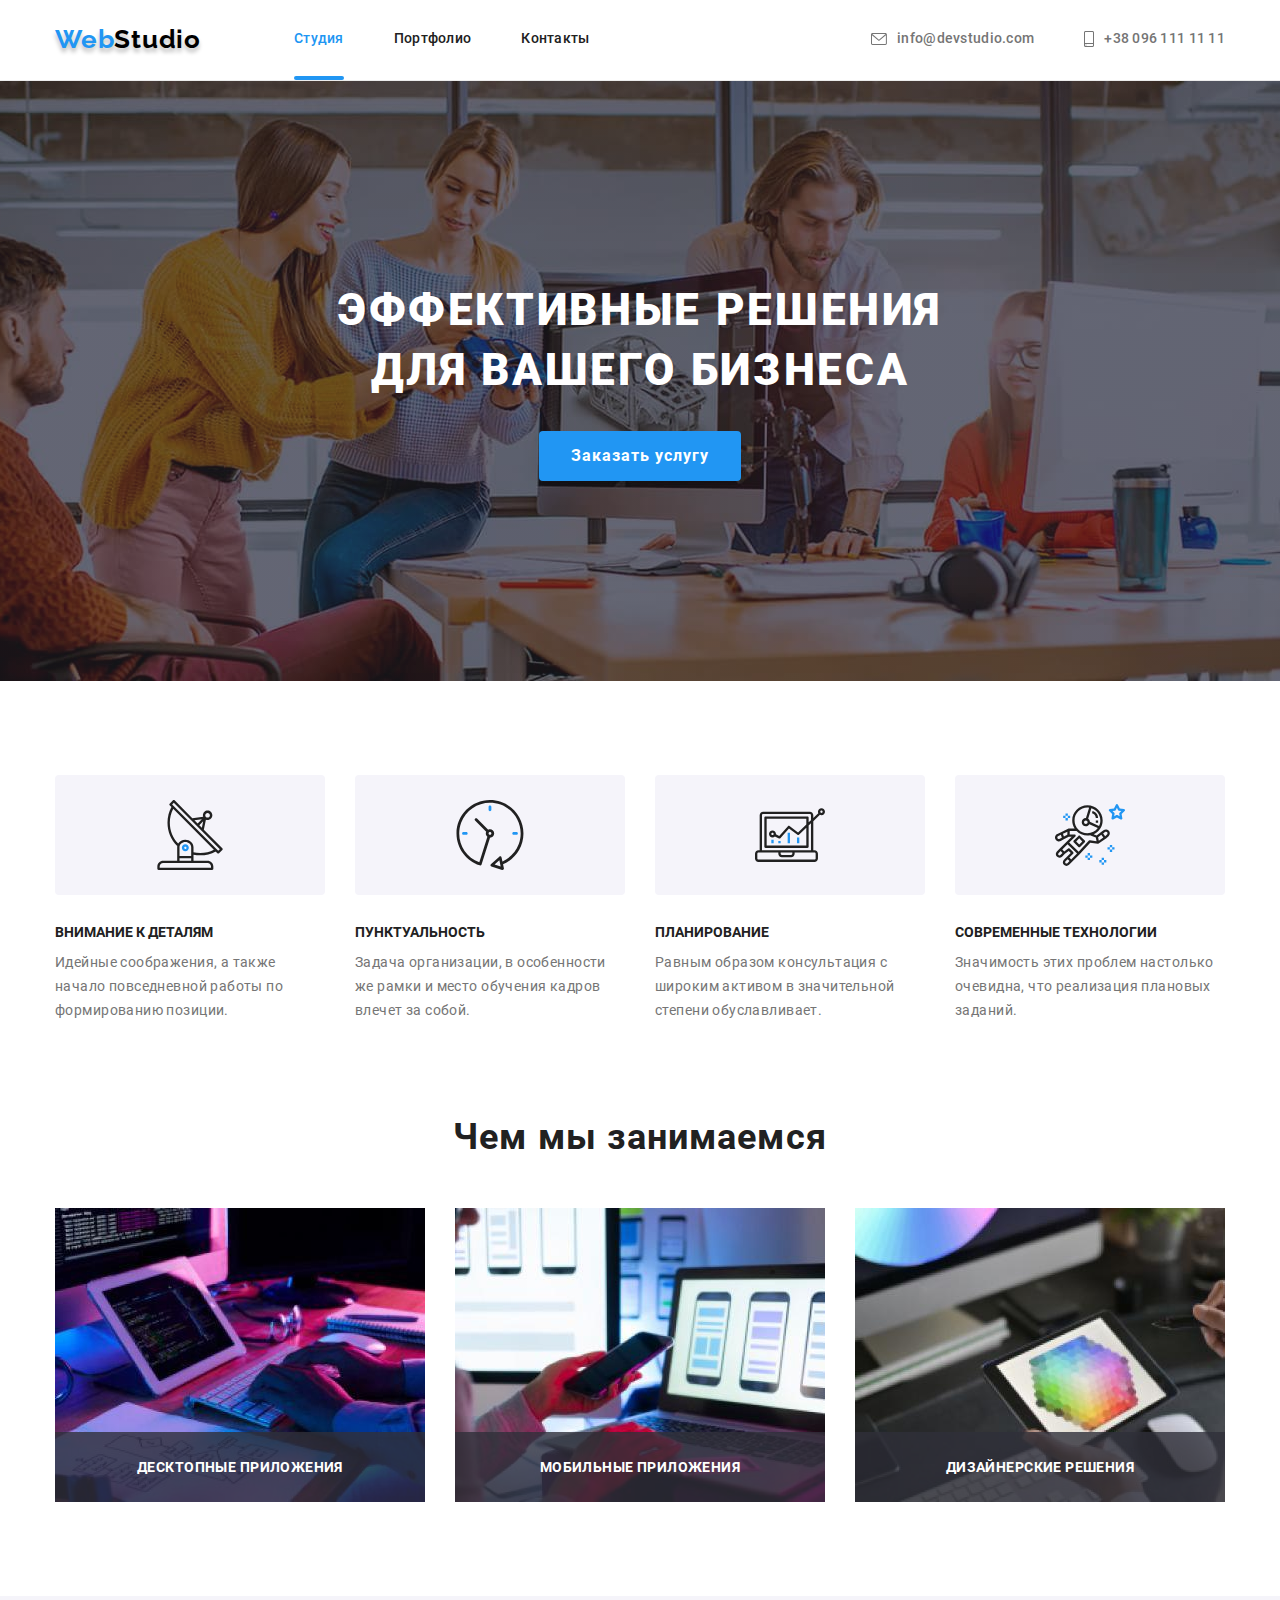
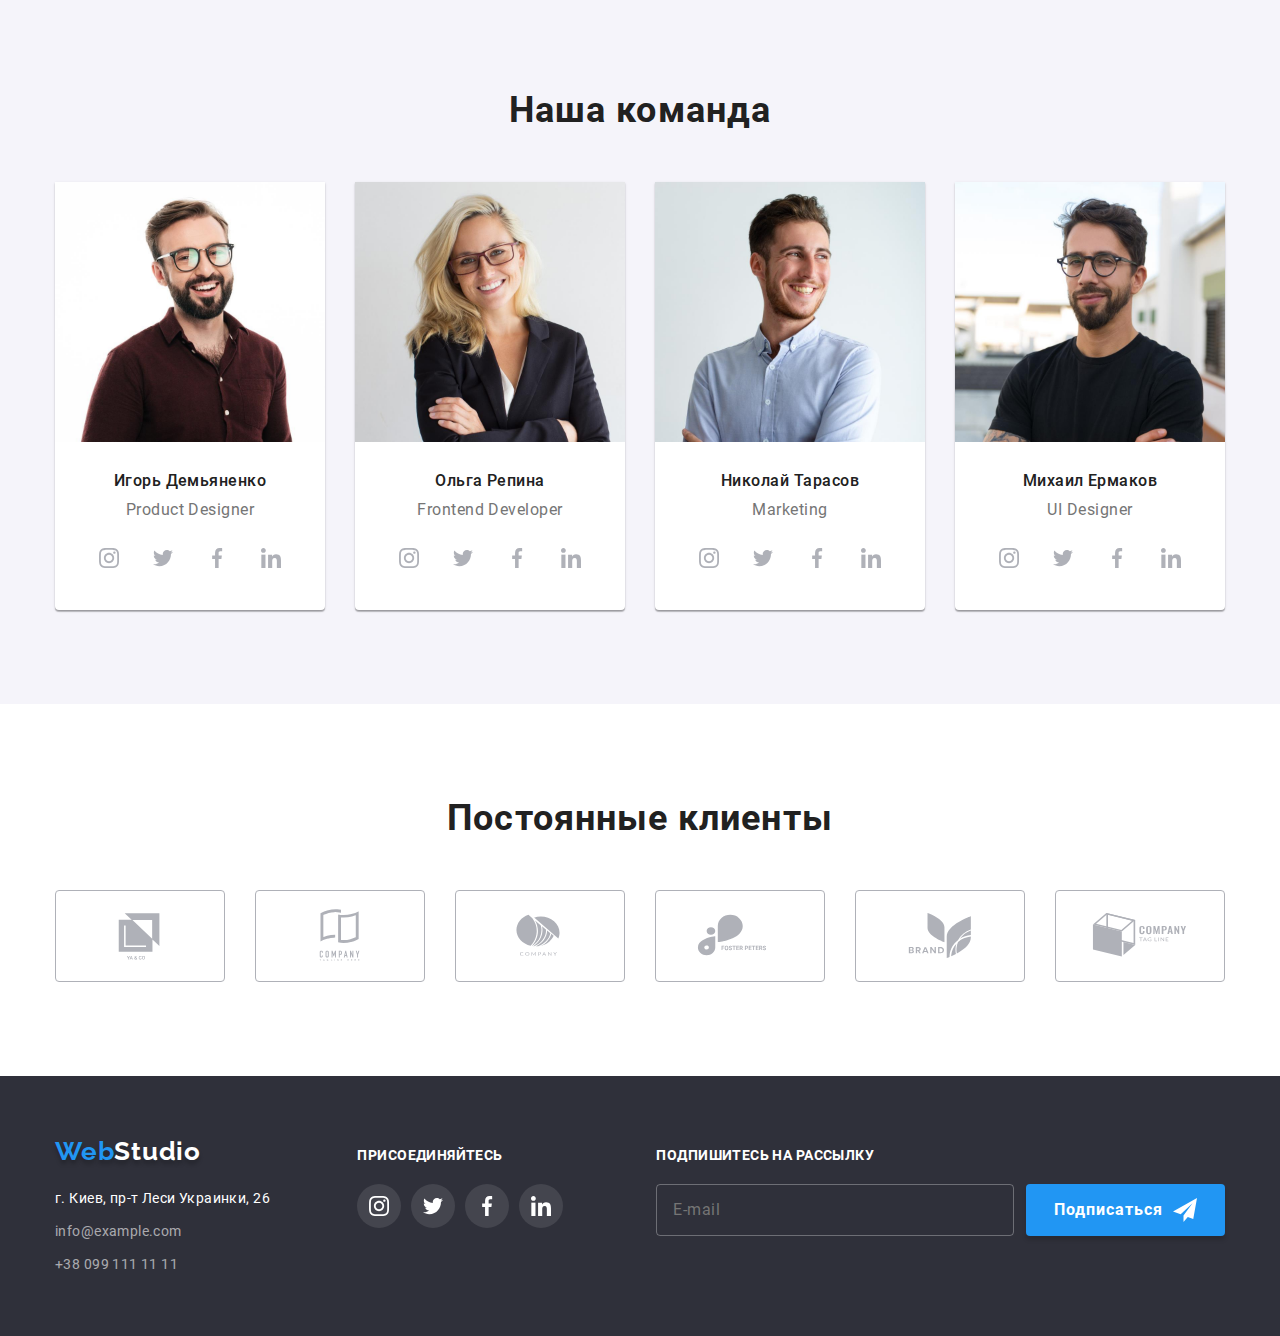
<file: index.html>
<!DOCTYPE html>
<html lang="ru">
  <head>
    <meta charset="UTF-8" />
    <meta http-equiv="X-UA-Compatible" content="IE=edge" />
    <meta name="viewport" content="width=device-width, initial-scale=1.0" />
    <title>Document</title>
    <link rel="preconnect" href="https://fonts.googleapis.com" />
    <link rel="preconnect" href="https://fonts.gstatic.com" crossorigin />
    <link
      rel="stylesheet"
      href="https://cdnjs.cloudflare.com/ajax/libs/animate.css/4.1.1/animate.min.css"
    />
    <link rel="stylesheet" href="./css/main.min.css"/>
  </head>

  <body>
    <!--Верхняя линия-->
    <header class="header">
      <div class="container header__container">
        <a lang="en" href="index.html" class="logo logo__header"
          ><span class="logo__blue">Web</span>Studio</a
        >
        <nav class="nav">
          <ul class="nav__list">
            <li class="nav__item">
              <a class="nav__link nav__link--current" href="index.html"
                >Студия</a
              >
            </li>
            <li class="nav__item">
              <a class="nav__link" href="portfolio.html">Портфолио</a>
            </li>
            <li class="nav__item">
              <a class="nav__link" href="">Контакты</a>
            </li>
          </ul>
        </nav>

        <ul class="contacts">
          <li class="contacts__item">
            <a class="contacts__link" href="mailto:info@devstudio.com">
              <svg class="contacts__icon" width="16" height="12">
                <use href="./images/icons.svg#icon-mail"></use>
              </svg>
              info@devstudio.com
            </a>
          </li>
          <li class="contacts__item">
            <a class="contacts__link" href="tel:+380961111111">
              <svg class="contacts__icon" width="10" height="16">
                <use href="./images/icons.svg#icon-smartphone"></use>
              </svg>
              +38 096 111 11 11
            </a>
          </li>
        </ul>
      </div>
    </header>

    <!-- герой -->
    <main>
      <!--Шапка-->
      <section class="hero">
        <div class="container">
          <h1 class="hero__title">Эффективные решения для вашего бизнеса</h1>
          <button type="button" class="hero__button" data-modal-open>
            Заказать услугу
          </button>
        </div>
      </section>

      <!--Особености-->
      <section class="section">
        <div class="container">
          <h2 class="visually-hidden">Особености</h2>
          <ul class="features">
            <li class="features__item">
              <div class="features__box">
                <svg width="70" height="70">
                  <use href="./images/icons.svg#icon-antenna"></use>
                </svg>
              </div>
              <h3 class="features__title">Внимание к деталям</h3>
              <p class="features__descr">
                Идейные соображения, а также начало повседневной работы по
                формированию позиции.
              </p>
            </li>
            <li class="features__item">
              <div class="features__box">
                <svg width="70" height="70">
                  <use href="./images/icons.svg#icon-clock"></use>
                </svg>
              </div>
              <h3 class="features__title">Пунктуальность</h3>
              <p class="features__descr">
                Задача организации, в особенности же рамки и место обучения
                кадров влечет за собой.
              </p>
            </li>
            <li class="features__item">
              <div class="features__box">
                <svg width="70" height="70">
                  <use href="./images/icons.svg#icon-diagram"></use>
                </svg>
              </div>
              <h3 class="features__title">Планирование</h3>
              <p class="features__descr">
                Равным образом консультация с широким активом в значительной
                степени обуславливает.
              </p>
            </li>
            <li class="features__item icon-astronaut">
              <div class="features__box">   
                <svg width="70" height="70">
                  <use href="./images/icons.svg#icon-astronaut"></use>
                </svg>
              </div>
              <h3 class="features__title">Современные технологии</h3>
              <p class="features__descr">
                Значимость этих проблем настолько очевидна, что реализация
                плановых заданий.
              </p>
            </li>
          </ul>
        </div>
      </section>

      <!--Чем мы занимаемся-->
      <section class="section section--no-padding-top">
        <div class="container">
          <h2 class="section__title">Чем мы занимаемся</h2>
          <ul class="work">
            <li class="work__item">
              <img
                src=" ./images/box1.jpg"
                alt="чем-то занимаються"
                width="370"
                height="294"
              />
              <p class="work__descr">Десктопные приложения</p>
            </li>
            <li class="work__item">
              <img
                src="./images/box2.jpg"
                alt="чем-то занимаються"
                width="370"
                height="294"
              />
              <p class="work__descr">Мобильные приложения</p>
            </li>
            <li class="work__item">
              <img
                src="./images/box3.jpg"
                alt="чем-то занимаються"
                width="370"
                height="294"
              />
              <p class="work__descr">Дизайнерские решения</p>
            </li>
          </ul>
        </div>
      </section>

      <!--Наша команда-->
      <section class="section section--second-background">
        <div class="container">
          <h2 class="section__title">Наша команда</h2>
          <ul class="team">
            <li class="team__item">
              <img
                src="./images/imgid.jpg"
                alt="фото:Игорь Демьяненко"
                width="270"
                height="260"
              />
              <div class="team__box">
                <h3 class="team__title">Игорь Демьяненко</h3>
                <p lang="en" class="team__descr">Product Designer</p>
                <ul class="social">
                  <li class="social__item">
                    <a class="social__link" href="">
                      <svg class="social__icon" width="20" height="20">
                        <use href="./images/icons.svg#icon-instagram"></use>
                      </svg>
                    </a>
                  </li>
                  <li class="social__item">
                    <a class="social__link" href="">
                      <svg class="social__icon" width="20" height="20">
                        <use href="./images/icons.svg#icon-twitter"></use>
                      </svg>
                    </a>
                  </li>
                  <li class="social__item">
                    <a class="social__link" href="">
                      <svg class="social__icon" width="20" height="20">
                        <use href="./images/icons.svg#icon-facebook"></use>
                      </svg>
                    </a>
                  </li>
                  <li class="social__item">
                    <a class="social__link" href="">
                      <svg class="social__icon" width="20" height="20">
                        <use href="./images/icons.svg#icon-linkedin"></use>
                      </svg>
                    </a>
                  </li>
                </ul>
              </div>
            </li>

            <li class="team__item">
              <img
                src="./images/imgor.jpg"
                alt="фото:Ольга Репина"
                width="270"
                height="260"
              />
              <div class="team__box">
                <h3 class="team__title">Ольга Репина</h3>
                <p lang="en" class="team__descr">Frontend Developer</p>
                <ul class="social">
                  <li class="social__item">
                    <a class="social__link" href="">
                      <svg class="social__icon" width="20" height="20">
                        <use href="./images/icons.svg#icon-instagram"></use>
                      </svg>
                    </a>
                  </li>
                  <li class="social__item">
                    <a class="social__link" href="">
                      <svg class="social__icon" width="20" height="20">
                        <use href="./images/icons.svg#icon-twitter"></use>
                      </svg>
                    </a>
                  </li>
                  <li class="social__item">
                    <a class="social__link" href="">
                      <svg class="social__icon" width="20" height="20">
                        <use href="./images/icons.svg#icon-facebook"></use>
                      </svg>
                    </a>
                  </li>
                  <li class="social__item">
                    <a class="social__link" href="">
                      <svg class="social__icon" width="20" height="20">
                        <use href="./images/icons.svg#icon-linkedin"></use>
                      </svg>
                    </a>
                  </li>
                </ul>
              </div>
            </li>

            <li class="team__item">
              <img
                src="./images/imgnt.jpg"
                alt="фото:Николай Тарасов"
                width="270"
                height="260"
              />
              <div class="team__box">
                <h3 class="team__title">Николай Тарасов</h3>
                <p lang="en" class="team__descr">Marketing</p>
                <ul class="social">
                  <li class="social__item">
                    <a class="social__link" href="">
                      <svg class="social__icon" width="20" height="20">
                        <use href="./images/icons.svg#icon-instagram"></use>
                      </svg>
                    </a>
                  </li>
                  <li class="social__item">
                    <a class="social__link" href="">
                      <svg class="social__icon" width="20" height="20">
                        <use href="./images/icons.svg#icon-twitter"></use>
                      </svg>
                    </a>
                  </li>
                  <li class="social__item">
                    <a class="social__link" href="">
                      <svg class="social__icon" width="20" height="20">
                        <use href="./images/icons.svg#icon-facebook"></use>
                      </svg>
                    </a>
                  </li>
                  <li class="social__item">
                    <a class="social__link" href="">
                      <svg class="social__icon" width="20" height="20">
                        <use href="./images/icons.svg#icon-linkedin"></use>
                      </svg>
                    </a>
                  </li>
                </ul>
              </div>
            </li>

            <li class="team__item">
              <img
                src="./images/imgme.jpg"
                alt="фото:Михаил Ермаков"
                width="270"
                height="260"
              />
              <div class="team__box">
                <h3 class="team__title">Михаил Ермаков</h3>
                <p lang="en" class="team__descr">UI Designer</p>
                <ul class="social">
                  <li class="social__item">
                    <a class="social__link" href="">
                      <svg class="social__icon" width="20" height="20">
                        <use href="./images/icons.svg#icon-instagram"></use>
                      </svg>
                    </a>
                  </li>
                  <li class="social__item">
                    <a class="social__link" href="">
                      <svg class="social__icon" width="20" height="20">
                        <use href="./images/icons.svg#icon-twitter"></use>
                      </svg>
                    </a>
                  </li>
                  <li class="social__item">
                    <a class="social__link" href="">
                      <svg class="social__icon" width="20" height="20">
                        <use href="./images/icons.svg#icon-facebook"></use>
                      </svg>
                    </a>
                  </li>
                  <li class="social__item">
                    <a class="social__link" href="">
                      <svg class="social__icon" width="20" height="20">
                        <use href="./images/icons.svg#icon-linkedin"></use>
                      </svg>
                    </a>
                  </li>
                </ul>
              </div>
            </li>
          </ul>
        </div>
      </section>

      <!-- Клиенты -->

      <section class="section">
        <div class="container">
          <h2 class="section__title">Постоянные клиенты</h2>
          <ul class="client">
            <li class="client__item">
              <a class="client__link" href="">
                <svg width="106" height="60">
                  <use href="./images/icons.svg#icon-client1"></use>
                </svg>
              </a>
            </li>
            <li class="client__item">
              <a class="client__link" href="">
                <svg width="106" height="60">
                  <use href="./images/icons.svg#icon-client2"></use>
                </svg>
              </a>
            </li>
            <li class="client__item">
              <a class="client__link" href="">
                <svg width="106" height="60">
                  <use href="./images/icons.svg#icon-client3"></use>
                </svg>
              </a>
            </li>
            <li class="client__item">
              <a class="client__link" href="">
                <svg width="106" height="60">
                  <use href="./images/icons.svg#icon-client4"></use>
                </svg>
              </a>
            </li>
            <li class="client__item">
              <a class="client__link" href="">
                <svg width="106" height="60">
                  <use href="./images/icons.svg#icon-client5"></use>
                </svg>
              </a>
            </li>
            <li class="client__item">
              <a class="client__link" href="">
                <svg width="106" height="60">
                  <use href="./images/icons.svg#icon-client6"></use>
                </svg>
              </a>
            </li>
          </ul>
        </div>
      </section>
    </main>

    <!--Подвал-->
    <footer class="footer">
      <div class="container container--footer">
        <div class="footer__box">
          <a class="logo logo__footer" href="/"
            ><span class="logo__blue">Web</span>Studio</a
          >

          <address>
            <ul class="address">
              <li class="address__item">
                <a
                  class="address__map"
                  href="https://www.google.com/maps/place/%D0%B1%D1%83%D0%BB.+%D0%9B%D0%B5%D1%81%D0%B8+%D0%A3%D0%BA%D1%80%D0%B0%D0%B8%D0%BD%D0%BA%D0%B8,+26,+%D0%9A%D0%B8%D0%B5%D0%B2,+02000/@50.4265807,30.5361971,17z/data=!3m1!4b1!4m5!3m4!1s0x40d4cf0e033ecbe9:0x57a4dffefec77da0!8m2!3d50.4265807!4d30.5383858"
                >
                  г. Киев, пр-т Леси Украинки, 26</a
                >
              </li>
              <li class="address__item">
                <a class="address__link" href="mailto:info@example.com"
                  >info@example.com</a
                >
              </li>
              <li class="address__item">
                <a class="address__link" href="tel:+380991111111"
                  >+38 099 111 11 11</a
                >
              </li>
            </ul>
          </address>
        </div>

        <div class="footer__social">
          <h2 class="footer__title">Присоединяйтесь</h2>
          <ul class="social">
            <li class="social__item">
              <a class="social__link social__link--footer" href="">
                <svg
                  class="social__icon social__icon--footer"
                  width="20"
                  height="20"
                >
                  <use href="./images/icons.svg#icon-instagram"></use>
                </svg>
              </a>
            </li>
            <li class="social__item">
              <a class="social__link social__link--footer" href="">
                <svg
                  class="social__icon social__icon--footer"
                  width="20"
                  height="20"
                >
                  <use href="./images/icons.svg#icon-twitter"></use>
                </svg>
              </a>
            </li>
            <li class="social__item">
              <a class="social__link social__link--footer" href="">
                <svg
                  class="social__icon social__icon--footer"
                  width="20"
                  height="20"
                >
                  <use href="./images/icons.svg#icon-facebook"></use>
                </svg>
              </a>
            </li>
            <li class="social__item">
              <a class="social__link social__link--footer" href="">
                <svg
                  class="social__icon social__icon--footer"
                  width="20"
                  height="20"
                >
                  <use href="./images/icons.svg#icon-linkedin"></use>
                </svg>
              </a>
            </li>
          </ul>
        </div>

        <div class="subscrib">
          <h2 class="footer__title">Подпишитесь на рассылку</h2>
          <form class="js-speaker-form subscrib__block">
            <input
              class="subscrib__input"
              type="email"
              name="email"
              id="footer-email"
              placeholder="E-mail"
            />
            <button class="footer__button" type="submit">
              Подписаться
              <svg class="subscrib__icon" width="24" height="24">
                <use href="./images/icons.svg#icon-send"></use>
              </svg>
            </button>
          </form>
        </div>
      </div>
    </footer>

    <!-- modal -->

    <div class="backdrop is-hidden" data-modal>
      <div class="modal">
        <button type="button" class="btn-close" data-modal-close>
          <svg class="btn-close__icon" width="18" height="18">
            <use href="./images/icons.svg#icon-close"></use>
          </svg>
        </button>
        <p class="modal__title">Оставьте свои данные, мы вам перезвоним</p>
        <form class="js-speaker-form">
          <div class="form">
            <label for="name" class="form__label">Имя</label>
            <div class="form__box">
              <input class="form__input" type="text" name="name" id="name" />
              <svg class="form__icon" width="18" height="18">
                <use href="./images/icons.svg#icon-person-black"></use>
              </svg>
            </div>
          </div>

          <div class="form">
            <label for="tel" class="form__label">Телефон</label>
            <div class="form__box">
              <input class="form__input" type="tel" name="tel" id="tel" />
              <svg class="form__icon" width="18" height="18">
                <use href="./images/icons.svg#icon-phone-black"></use>
              </svg>
            </div>
          </div>

          <div class="form">
            <label for="email" class="form__label">Почта</label>
            <div class="form__box">
              <input class="form__input" type="email" name="email" id="email" />
              <svg class="form__icon" width="18" height="18">
                <use href="./images/icons.svg#icon-email-black"></use>
              </svg>
            </div>
          </div>

          <div class="form">
            <label for="comment" class="form__label">Комментарий</label>
            <textarea
              class="form__input form__input--textarea"
              name="comment"
              id="comment"
              placeholder="Введите текст"
            ></textarea>
          </div>

          <label class="checkbox" for="policy">
            <input
              class="checkbox__input"
              type="checkbox"
              name="policy"
              value="policy"
              id="policy"
            />
            <span class="checkbox__icon"></span>
            Соглашаюсь с рассылкой и принимаю
            <a class="checkbox__link" href="">Условия договора</a>
          </label>
          <button class="modal__button" type="submit">Отправить</button>
        </form>
      </div>
    </div>
    <script src="./js/modal.js"></script>
  </body>
</html>
</file>
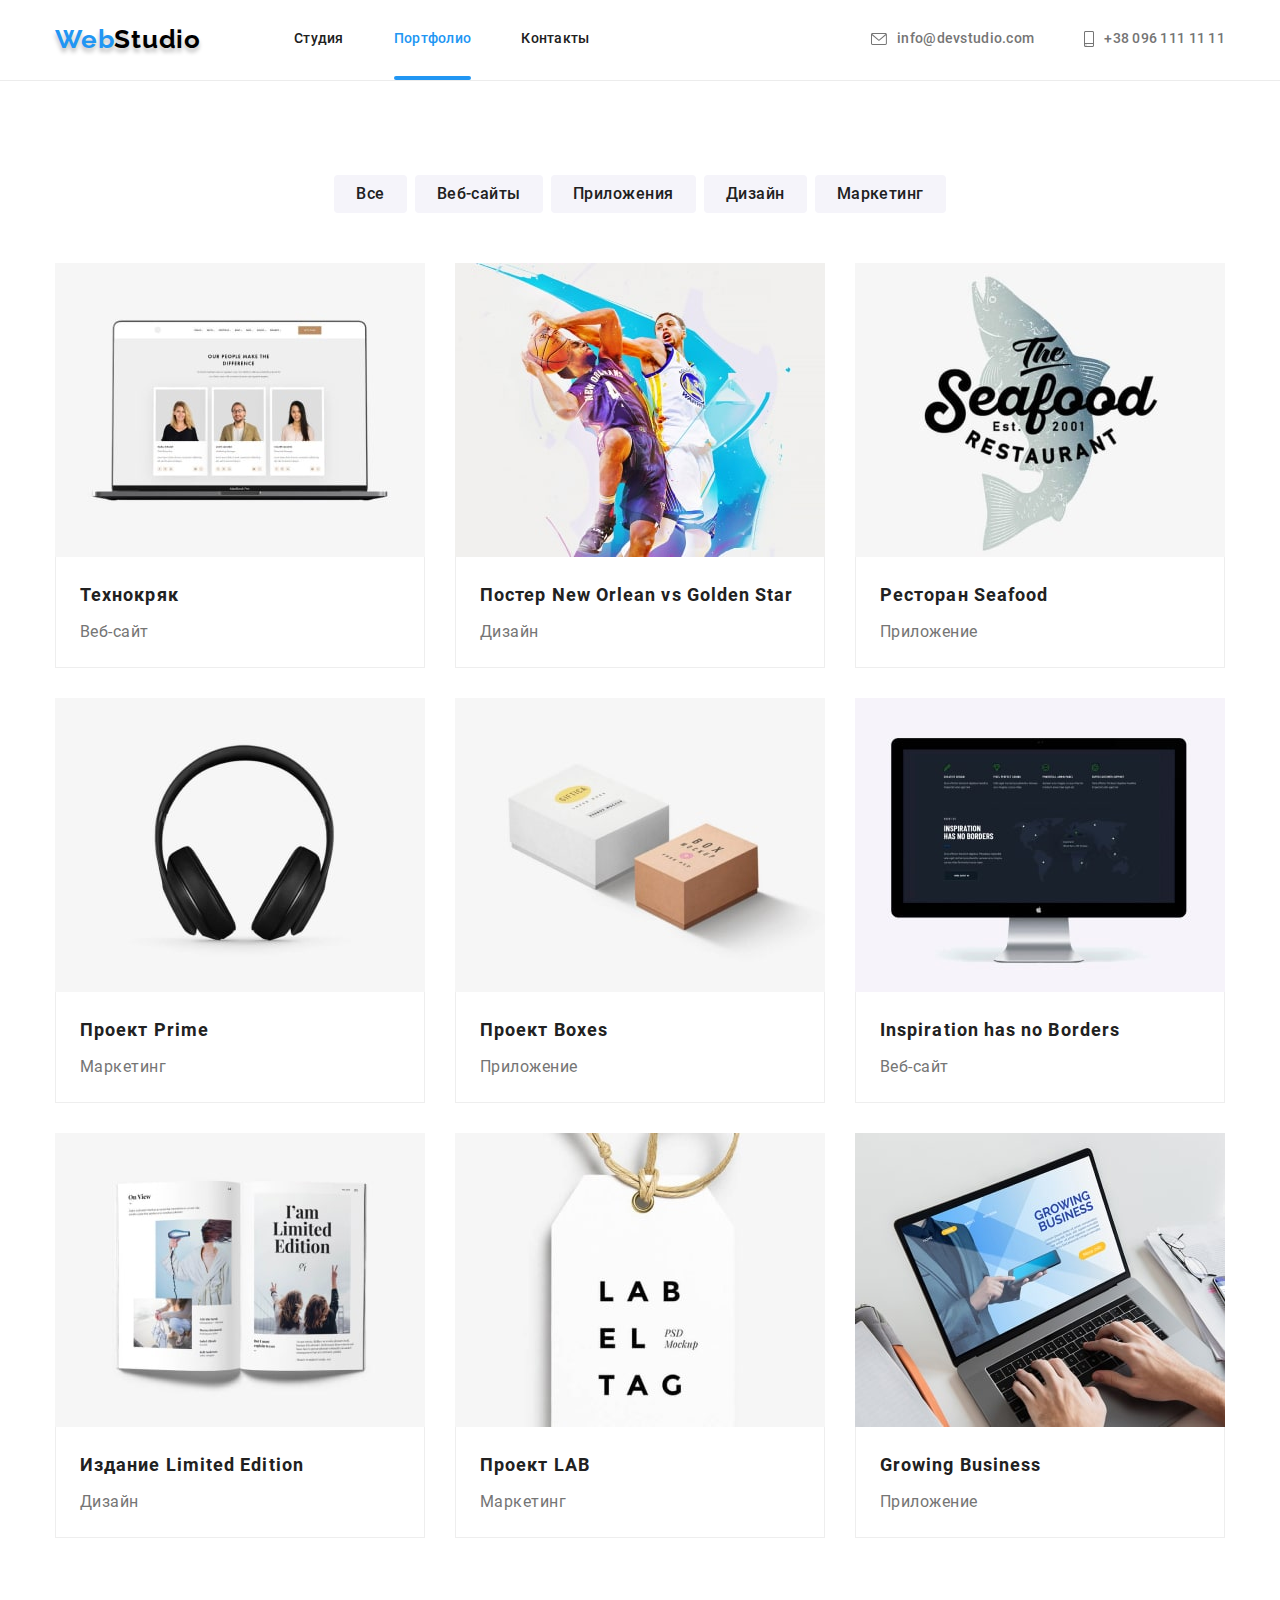
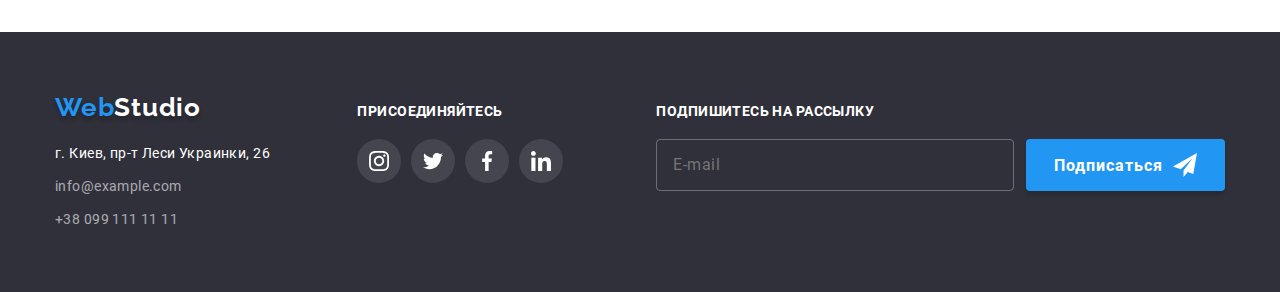
<file: portfolio.html>
<!DOCTYPE html>
<html lang="ru">
  <head>
    <meta charset="UTF-8" />
    <meta http-equiv="X-UA-Compatible" content="IE=edge" />
    <meta name="viewport" content="width=device-width, initial-scale=1.0" />
    <title>Document</title>
    <link rel="preconnect" href="https://fonts.googleapis.com" />
    <link rel="preconnect" href="https://fonts.gstatic.com" crossorigin />
    <link rel="stylesheet" href="./css/main.min.css"/>
  </head>

  <body>
    <header class="header">
      <div class="container header__container">
        <a lang="en" href="index.html" class="logo logo__header"
          ><span class="logo__blue">Web</span>Studio</a
        >
        <nav class="nav">
          <ul class="nav__list">
            <li class="nav__item">
              <a class="nav__link" href="index.html">Студия</a>
            </li>
            <li class="nav__item">
              <a class="nav__link nav__link--current" href="portfolio.html">Портфолио</a>
            </li>
            <li class="nav__item">
              <a class="nav__link" href="">Контакты</a>
            </li>
          </ul>
        </nav>

        <ul class="contacts">
          <li class="contacts__item">
            <a class="contacts__link" href="mailto:info@devstudio.com">
              <svg class="contacts__icon" width="16" height="12">
                <use href="./images/icons.svg#icon-mail"></use>
              </svg>
              info@devstudio.com
            </a>
          </li>
          <li class="contacts__item">
            <a class="contacts__link" href="tel:+380961111111">
              <svg class="contacts__icon" width="10" height="16">
                <use href="./images/icons.svg#icon-smartphone"></use>
              </svg>
              +38 096 111 11 11
            </a>
          </li>
        </ul>
      </div>
    </header>

    <main>
      <section class="section">
        <div class="container">
          <h1 class="visually-hidden">Портфолио</h1>

          <ul class="filter">
            <li class="filter__item">
              <button type="button" class="filter__button">Все</button>
            </li>
            <li class="filter__item">
              <button type="button" class="filter__button">Веб-сайты</button>
            </li>
            <li class="filter__item">
              <button type="button" class="filter__button">Приложения</button>
            </li>
            <li class="filter__item">
              <button type="button" class="filter__button">Дизайн</button>
            </li>
            <li class="filter__item">
              <button type="button" class="filter__button">Маркетинг</button>
            </li>
          </ul>

          <ul class="portfolio">
            <li class="portfolio__item">
              <a class="card" href="">
                <div class="card__wrapper">
                  <img
                    src="./images/thechnocrack.jpg"
                    alt="Технокряк"
                    width="370"
                    height="294"
                  />
                  <p class="card__overlay">
                    Технокряк это современная площадка распространения
                    коронавируса. Компании используют эту платформу для
                    цифрового шпионажа и атак на защищённые сервера конкурентов.
                  </p>
                </div>
                <div class="card__box">
                  <h2 class="card__title">Технокряк</h2>
                  <p class="card__descr">Веб-сайт</p>
                </div>
              </a>
            </li>
            <li class="portfolio__item">
              <a class="card" href="">
                <div class="card__wrapper">
                  <img
                    src="./images/posternovsgs.jpg"
                    alt="Технокряк"
                    width="370"
                    height="294"
                  />
                  <p class="card__overlay">
                    Технокряк это современная площадка распространения
                    коронавируса. Компании используют эту платформу для
                    цифрового шпионажа и атак на защищённые сервера конкурентов.
                  </p>
                </div>
                <div class="card__box">
                  <h2 class="card__title">
                    Постер New Orlean vs Golden Star
                  </h2>
                  <p class="card__descr">Дизайн</p>
                </div>
              </a>
            </li>
            <li class="portfolio__item">
              <a class="card" href=""
                ><div class="card__wrapper">
                  <img
                    src="./images/restorantseafood.jpg"
                    alt="Технокряк"
                    width="370"
                    height="294"
                  />
                  <p class="card__overlay">
                    Технокряк это современная площадка распространения
                    коронавируса. Компании используют эту платформу для
                    цифрового шпионажа и атак на защищённые сервера конкурентов.
                  </p>
                </div>
                <div class="card__box">
                  <h2 class="card__title">Ресторан Seafood</h2>
                  <p class="card__descr">Приложение</p>
                </div>
              </a>
            </li>
            <li class="portfolio__item">
              <a class="card" href=""
                ><div class="card__wrapper">
                  <img
                    src="./images/projectprime.jpg"
                    alt="Технокряк"
                    width="370"
                    height="294"
                  />
                  <p class="card__overlay">
                    Технокряк это современная площадка распространения
                    коронавируса. Компании используют эту платформу для
                    цифрового шпионажа и атак на защищённые сервера конкурентов.
                  </p>
                </div>
                <div class="card__box">
                  <h2 class="card__title">Проект Prime</h2>
                  <p class="card__descr">Маркетинг</p>
                </div>
              </a>
            </li>
            <li class="portfolio__item">
              <a class="card" href=""
                ><div class="card__wrapper">
                  <img
                    src="./images/projectboxes.jpg"
                    alt="Технокряк"
                    width="370"
                    height="294"
                  />
                  <p class="card__overlay">
                    Технокряк это современная площадка распространения
                    коронавируса. Компании используют эту платформу для
                    цифрового шпионажа и атак на защищённые сервера конкурентов.
                  </p>
                </div>
                <div class="card__box">
                  <h2 class="card__title">Проект Boxes</h2>
                  <p class="card__descr">Приложение</p>
                </div>
              </a>
            </li>
            <li class="portfolio__item">
              <a class="card" href=""
                ><div class="card__wrapper">
                  <img
                    src="./images/Inspirationhasnoborders.jpg"
                    alt="Технокряк"
                    width="370"
                    height="294"
                  />
                  <p class="card__overlay">
                    Технокряк это современная площадка распространения
                    коронавируса. Компании используют эту платформу для
                    цифрового шпионажа и атак на защищённые сервера конкурентов.
                  </p>
                </div>
                <div class="card__box">
                  <h2 class="card__title">Inspiration has no Borders</h2>
                  <p class="card__descr">Веб-сайт</p>
                </div>
              </a>
            </li>
            <li class="portfolio__item">
              <a class="card" href=""
                ><div class="card__wrapper">
                  <img
                    src="./images/limitededition.jpg"
                    alt="Технокряк"
                    width="370"
                    height="294"
                  />
                  <p class="card__overlay">
                    Технокряк это современная площадка распространения
                    коронавируса. Компании используют эту платформу для
                    цифрового шпионажа и атак на защищённые сервера конкурентов.
                  </p>
                </div>
                <div class="card__box">
                  <h2 class="card__title">Издание Limited Edition</h2>
                  <p class="card__descr">Дизайн</p>
                </div>
              </a>
            </li>
            <li class="portfolio__item">
              <a class="card" href=""
                ><div class="card__wrapper">
                  <img
                    src="./images/lab.jpg"
                    alt="Технокряк"
                    width="370"
                    height="294"
                  />
                  <p class="card__overlay">
                    Технокряк это современная площадка распространения
                    коронавируса. Компании используют эту платформу для
                    цифрового шпионажа и атак на защищённые сервера конкурентов.
                  </p>
                </div>
                <div class="card__box">
                  <h2 class="card__title">Проект LAB</h2>
                  <p class="card__descr">Маркетинг</p>
                </div>
              </a>
            </li>
            <li class="portfolio__item">
              <a class="card" href=""
                ><div class="card__wrapper">
                  <img
                    src="./images/growingbusiness.jpg"
                    alt="Технокряк"
                    width="370"
                    height="294"
                  />
                  <p class="card__overlay">
                    Технокряк это современная площадка распространения
                    коронавируса. Компании используют эту платформу для
                    цифрового шпионажа и атак на защищённые сервера конкурентов.
                  </p>
                </div>
                <div class="card__box">
                  <h2 class="card__title">Growing Business</h2>
                  <p class="card__descr">Приложение</p>
                </div>
              </a>
            </li>
          </ul>
        </div>
      </section>
    </main>

    <!--Подвал-->
    <footer class="footer">
      <div class="container container--footer">
        <div class="footer__box">
          <a class="logo logo__footer" href="/"
            ><span class="logo__blue">Web</span>Studio</a
          >

          <address>
            <ul class="address">
              <li class="address__item">
                <a
                  class="address__map"
                  href="https://www.google.com/maps/place/%D0%B1%D1%83%D0%BB.+%D0%9B%D0%B5%D1%81%D0%B8+%D0%A3%D0%BA%D1%80%D0%B0%D0%B8%D0%BD%D0%BA%D0%B8,+26,+%D0%9A%D0%B8%D0%B5%D0%B2,+02000/@50.4265807,30.5361971,17z/data=!3m1!4b1!4m5!3m4!1s0x40d4cf0e033ecbe9:0x57a4dffefec77da0!8m2!3d50.4265807!4d30.5383858"
                >
                  г. Киев, пр-т Леси Украинки, 26</a
                >
              </li>
              <li class="address__item">
                <a
                  class="address__link"
                  href="mailto:info@example.com"
                  >info@example.com</a
                >
              </li>
              <li class="address__item">
                <a class="address__link" href="tel:+380991111111"
                  >+38 099 111 11 11</a
                >
              </li>
            </ul>
          </address>
        </div>

        <div class="footer__social">
          <h2 class="footer__title">Присоединяйтесь</h2>
          <ul class="social">
            <li class="social__item">
              <a class="social__link social__link--footer" href="">
                <svg class="social__icon social__icon--footer" width="20" height="20">
                  <use href="./images/icons.svg#icon-instagram"></use>
                </svg>
              </a>
            </li>
            <li class="social__item">
              <a class="social__link social__link--footer" href="">
                <svg class="social__icon social__icon--footer" width="20" height="20">
                  <use href="./images/icons.svg#icon-twitter"></use>
                </svg>
              </a>
            </li>
            <li class="social__item">
              <a class="social__link social__link--footer" href="">
                <svg class="social__icon social__icon--footer" width="20" height="20">
                  <use href="./images/icons.svg#icon-facebook"></use>
                </svg>
              </a>
            </li>
            <li class="social__item">
              <a class="social__link social__link--footer" href="">
                <svg class="social__icon social__icon--footer" width="20" height="20">
                  <use href="./images/icons.svg#icon-linkedin"></use>
                </svg>
              </a>
            </li>
          </ul>
        </div>

        <div class="subscrib">
          <h2 class="footer__title">Подпишитесь на рассылку</h2>
          <form class="js-speaker-form subscrib__block">
            <input
              class="subscrib__input"
              type="email"
              name="email"
              id="footer-email"
              placeholder="E-mail"
            />
            <button class="footer__button" type="submit">
              Подписаться
              <svg class="subscrib__icon" width="24" height="24">
                <use href="./images/icons.svg#icon-send"></use>
              </svg>
            </button>
          </form>
        </div>
      </div>
    </footer>
    <script src="./js/modal.js"></script>
  </body>
</html>
</file>
<file: css/main.min.css>
*,::after,::before{box-sizing:border-box}html{-moz-tab-size:4;tab-size:4}html{line-height:1.15;-webkit-text-size-adjust:100%}body{margin:0}body{font-family:system-ui,-apple-system,'Segoe UI',Roboto,Helvetica,Arial,sans-serif,'Apple Color Emoji','Segoe UI Emoji'}hr{height:0;color:inherit}abbr[title]{text-decoration:underline dotted}b,strong{font-weight:bolder}code,kbd,pre,samp{font-family:ui-monospace,SFMono-Regular,Consolas,'Liberation Mono',Menlo,monospace;font-size:1em}small{font-size:80%}sub,sup{font-size:75%;line-height:0;position:relative;vertical-align:baseline}sub{bottom:-.25em}sup{top:-.5em}table{text-indent:0;border-color:inherit}button,input,optgroup,select,textarea{font-family:inherit;font-size:100%;line-height:1.15;margin:0}button,select{text-transform:none}[type=button],[type=reset],[type=submit],button{-webkit-appearance:button}::-moz-focus-inner{border-style:none;padding:0}:-moz-focusring{outline:1px dotted ButtonText}:-moz-ui-invalid{box-shadow:none}legend{padding:0}progress{vertical-align:baseline}::-webkit-inner-spin-button,::-webkit-outer-spin-button{height:auto}[type=search]{-webkit-appearance:textfield;outline-offset:-2px}::-webkit-search-decoration{-webkit-appearance:none}::-webkit-file-upload-button{-webkit-appearance:button;font:inherit}summary{display:list-item}@font-face{font-family:'Raleway';font-style:normal;font-weight:700;src:url("../fonts/raleway-v22-latin-700.eot");src:local(""),url("../fonts/raleway-v22-latin-700.eot?#iefix") format("embedded-opentype"),url("../fonts/raleway-v22-latin-700.woff2") format("woff2"),url("../fonts/raleway-v22-latin-700.woff") format("woff"),url("../fonts/raleway-v22-latin-700.ttf") format("truetype"),url("../fonts/raleway-v22-latin-700.svg#Raleway") format("svg")}@font-face{font-family:'Roboto';font-style:normal;font-weight:400;src:url("../fonts/roboto-v29-latin_cyrillic-regular.eot");src:local(""),url("../fonts/roboto-v29-latin_cyrillic-regular.eot?#iefix") format("embedded-opentype"),url("../fonts/roboto-v29-latin_cyrillic-regular.woff2") format("woff2"),url("../fonts/roboto-v29-latin_cyrillic-regular.woff") format("woff"),url("../fonts/roboto-v29-latin_cyrillic-regular.ttf") format("truetype"),url("../fonts/roboto-v29-latin_cyrillic-regular.svg#Roboto") format("svg")}@font-face{font-family:'Roboto';font-style:normal;font-weight:500;src:url("../fonts/roboto-v29-latin_cyrillic-500.eot");src:local(""),url("../fonts/roboto-v29-latin_cyrillic-500.eot?#iefix") format("embedded-opentype"),url("../fonts/roboto-v29-latin_cyrillic-500.woff2") format("woff2"),url("../fonts/roboto-v29-latin_cyrillic-500.woff") format("woff"),url("../fonts/roboto-v29-latin_cyrillic-500.ttf") format("truetype"),url("../fonts/roboto-v29-latin_cyrillic-500.svg#Roboto") format("svg")}@font-face{font-family:'Roboto';font-style:normal;font-weight:700;src:url("../fonts/roboto-v29-latin_cyrillic-700.eot");src:local(""),url("../fonts/roboto-v29-latin_cyrillic-700.eot?#iefix") format("embedded-opentype"),url("../fonts/roboto-v29-latin_cyrillic-700.woff2") format("woff2"),url("../fonts/roboto-v29-latin_cyrillic-700.woff") format("woff"),url("../fonts/roboto-v29-latin_cyrillic-700.ttf") format("truetype"),url("../fonts/roboto-v29-latin_cyrillic-700.svg#Roboto") format("svg")}@font-face{font-family:'Roboto';font-style:normal;font-weight:900;src:url("../fonts/roboto-v29-latin_cyrillic-900.eot");src:local(""),url("../fonts/roboto-v29-latin_cyrillic-900.eot?#iefix") format("embedded-opentype"),url("../fonts/roboto-v29-latin_cyrillic-900.woff2") format("woff2"),url("../fonts/roboto-v29-latin_cyrillic-900.woff") format("woff"),url("../fonts/roboto-v29-latin_cyrillic-900.ttf") format("truetype"),url("../fonts/roboto-v29-latin_cyrillic-900.svg#Roboto") format("svg")}p,h1,h2,h3,h4,h5,h6{margin:0}img{display:block;max-width:100%;height:auto}a{display:block;text-decoration:none}ul{margin:0;padding:0;list-style:none}body{font-family:Roboto, sans-serif;color:#757575;background-color:#fff}.hero__button,.footer__button,.modal__button{font-weight:700;font-size:16px;line-height:1.87;letter-spacing:0.06em;color:#fff;background-color:#2196f3;border-radius:4px;border:none;cursor:pointer;box-shadow:0px 4px 4px rgba(0,0,0,0.15);transition:color 250ms cubic-bezier(0.4, 0, 0.2, 1),background-color 250ms cubic-bezier(0.4, 0, 0.2, 1)}.hero__button:hover,.footer__button:hover,.modal__button:hover,.hero__button:focus,.footer__button:focus,.modal__button:focus{background-color:#7fadd3}.container{width:1200px;margin:0 auto;padding-left:15px;padding-right:15px}.section{padding-top:94px;padding-bottom:94px}.section__title{font-weight:700;font-size:36px;line-height:1.16;text-align:center;letter-spacing:0.03em;color:#212121;margin-bottom:50px}.social{display:flex;justify-content:center}.social__item{width:44px;height:44px}.social__item+.social__item{margin-left:10px}.social__link{width:100%;height:100%;border-radius:50%;background-color:#fff;display:flex;align-items:center;justify-content:center;transition:background-color 250ms cubic-bezier(0.4, 0, 0.2, 1)}.social__link:hover,.social__link:focus{background-color:#2196f3}.social__icon{width:20px;height:20px;fill:#afb1b8;transition:fill 250ms cubic-bezier(0.4, 0, 0.2, 1)}.social__link:hover .social__icon .social__link:focus .social__icon{fill:#fff}.visually-hidden{position:absolute;width:1px;height:1px;margin:-1px;padding:0;overflow:hidden;border:0;clip:rect(0 0 0 0)}.header{width:100%;background-color:#fff;border-bottom:1px solid #ececec;padding-top:24px;padding-bottom:25px}.header__container{display:flex;align-items:center}.logo{font-family:Raleway, sans-serif;font-weight:700;font-size:26px;line-height:1.19;letter-spacing:0.03em;color:#000000;text-shadow:0px 4px 4px rgba(0,0,0,0.25)}.logo__blue{color:#2196f3}.logo__header{margin-right:93px}.logo__footer{color:#fff;margin-bottom:20px}.nav__list{display:flex}.nav__item:not(:last-child){margin-right:50px}.nav__link{position:relative;font-weight:500;font-size:14px;line-height:1.14;letter-spacing:0.02em;color:#212121;transition:color 250ms cubic-bezier(0.4, 0, 0.2, 1)}.nav__link:hover,.nav__link:focus{color:#2196f3}.nav__link--current{color:#2196f3}.nav__link--current::after{position:absolute;content:'';width:100%;height:4px;border-radius:2px;background-color:#2196f3;left:0;bottom:-33px}.contacts{display:flex;margin-left:auto;align-items:center}.contacts__item:not(:last-child){margin-right:50px}.contacts__link{font-weight:500;font-size:14px;line-height:1.14;letter-spacing:0.02em;color:#757575;display:flex;align-items:center;transition:color 250ms cubic-bezier(0.4, 0, 0.2, 1)}.contacts__link:hover,.contacts__link:focus{color:#2196f3}.contacts__icon{fill:currentColor;margin-right:10px}.hero{background-color:#2f303a;padding-top:200px;padding-bottom:200px;text-align:center;height:600px;max-width:1600px;margin-left:auto;margin-right:auto;background-image:linear-gradient(to right, rgba(47,48,58,0.4), rgba(47,48,58,0.4)),url(../images/hero.jpg);background-repeat:no-repeat;background-position:center;background-size:cover}.hero__title{font-weight:900;font-size:44px;line-height:1.36;text-align:center;letter-spacing:0.06em;text-transform:uppercase;color:#fff;max-width:696px;margin:0 auto;margin-bottom:30px}.hero__button{padding:10px 32px}.features{display:flex;margin-left:-30px}.features__item{margin-left:30px;flex-basis:calc(100% / 4 - 30px)}.features__box{display:flex;justify-content:center;align-items:center;border-radius:4px;background-color:#f5f4fa;width:270px;height:120px;margin-bottom:30px}.features__title{font-weight:700;font-size:14px;line-height:1.14;text-transform:uppercase;color:#212121;margin-bottom:10px}.features__descr{font-size:14px;line-height:1.71;letter-spacing:0.03em}.section--no-padding-top{padding-top:0}.work{display:flex;margin-left:-30px}.work__item{position:relative;margin-left:30px;flex-basis:calc(100% / 3 - 30px)}.work__descr{position:absolute;bottom:0;width:100%;text-align:center;padding:27px 0px;font-weight:700;font-size:14px;line-height:calc(16 / 14);text-align:center;letter-spacing:0.03em;text-transform:uppercase;color:#fff;background-color:rgba(47,48,58,0.8)}.section--second-background{background-color:#f5f4fa}.team{display:flex;margin-left:-30px}.team__item{background:#fff;box-shadow:0px 1px 3px rgba(0,0,0,0.12),0px 1px 1px rgba(0,0,0,0.14),0px 2px 1px rgba(0,0,0,0.2);border-radius:0px 0px 4px 4px;margin-left:30px;flex-basis:calc(100% / 4 - 30px)}.team__box{padding-top:30px;padding-bottom:30px}.team__title{font-weight:500;font-size:16px;line-height:1.18;text-align:center;letter-spacing:0.03em;color:#212121;margin-bottom:10px}.team__descr{font-size:16px;line-height:1.18;text-align:center;letter-spacing:0.03em;margin-bottom:16px}.client{display:flex;justify-content:center}.client__item+.client__item{margin-left:30px}.client__link{display:flex;justify-content:center;align-items:center;width:170px;height:92px;border:1px solid #afb1b8;border-radius:4px;color:#afb1b8;fill:currentColor;transition:fill 250ms cubic-bezier(0.4, 0, 0.2, 1),border-color 250ms cubic-bezier(0.4, 0, 0.2, 1)}.client__link:focus,.client__link:hover{fill:#2196f3;border-color:#2196f3}.filter{display:flex;justify-content:center;margin-bottom:50px}.filter__item:not(:last-child){margin-right:8px}.filter__button{font-weight:500;font-size:16px;line-height:1.62;letter-spacing:0.03em;color:#212121;background-color:#f5f4fa;border-radius:4px;border:none;cursor:pointer;padding:6px 22px;transition:color 250ms cubic-bezier(0.4, 0, 0.2, 1),background-color 250ms cubic-bezier(0.4, 0, 0.2, 1),box-shadow 250ms cubic-bezier(0.4, 0, 0.2, 1)}.filter__button:hover,.filter__button:focus{color:#fff;background-color:#2196f3;box-shadow:0px 3px 1px rgba(0,0,0,0.1),0px 1px 2px rgba(0,0,0,0.08),0px 2px 2px rgba(0,0,0,0.12)}.portfolio{display:flex;flex-wrap:wrap;margin-left:-30px;margin-top:-30px}.portfolio__item{margin-left:30px;margin-top:30px;flex-basis:calc(100% / 3 - 30px)}.card{transition:box-shadow 250ms cubic-bezier(0.4, 0, 0.2, 1)}.card:hover,.card:focus{box-shadow:0px 1px 1px rgba(0,0,0,0.12),0px 4px 4px rgba(0,0,0,0.06),0px 4px 6px rgba(0,0,0,0.16)}.card:hover .card__overlay,.card:hover .card__overlay,.card:focus .card__overlay,.card:focus .card__overlay{transform:translateY(0)}.card__wrapper{position:relative;overflow:hidden}.card__overlay{position:absolute;left:0;top:0;height:100%;font-size:18px;line-height:1.56;letter-spacing:0.03em;padding:63px 24px;color:#fff;background:rgba(33,150,243,0.9);transform:translateY(100%);transition:transform 250ms cubic-bezier(0.4, 0, 0.2, 1)}.card__box{padding:20px 24px;background:#fff;border:1px solid #eeeeee;border-top:none}.card__title{font-weight:700;font-size:18px;line-height:2;letter-spacing:0.06em;color:#212121;margin-bottom:4px}.card__descr{font-size:16px;line-height:1.87;letter-spacing:0.03em;color:#757575}.footer{background-color:#2f303a;padding-top:60px;padding-bottom:60px}.container--footer{display:flex;align-items:baseline}.footer__box{margin-right:70px;flex-grow:1}.footer__title{font-weight:700;font-size:14px;line-height:1.14;letter-spacing:0.03em;text-transform:uppercase;color:#fff;margin-bottom:20px}.social__link--footer{background-color:rgba(255,255,255,0.1)}.social__link--footer:hover,.social__link--footer:focus{background-color:#2196f3}.social__icon--footer{fill:#fff}.subscrib{margin-left:93px}.subscrib__block{display:flex}.subscrib__input{width:358px;padding:15px 16px;border-radius:4px;border:1px solid rgba(255,255,255,0.3);outline:none;background:none;margin-right:12px;font-size:16px;line-height:1.25;letter-spacing:0.03em;color:#fff}.subscrib__input:focus{border-color:#2196f3}.subscrib__icon{margin-left:10px}.footer__button{display:flex;justify-content:center;align-items:center;padding:10px 28px}.address__item:not(:last-child){margin-bottom:9px}.address__map{font-style:normal;font-size:14px;line-height:1.71;letter-spacing:0.03em;color:#fff;transition:color 250ms cubic-bezier(0.4, 0, 0.2, 1)}.address__map:hover,.address__map:focus{color:#2196f3}.address__link{font-style:normal;font-size:14px;line-height:1.71;letter-spacing:0.03em;color:rgba(255,255,255,0.6);transition:color 250ms cubic-bezier(0.4, 0, 0.2, 1)}.address__link:hover,.address__link:focus{color:#2196f3}.backdrop{position:fixed;top:0;left:0;width:100vw;height:100vh;background-color:rgba(0,0,0,0.2);transition:opacity 250ms cubic-bezier(0.4, 0, 0.2, 1)}.backdrop.is-hidden{opacity:0;visibility:hidden;pointer-events:none}.modal{position:absolute;top:50%;left:50%;transform:translate(-50%, -50%);width:528px;min-height:581px;background-color:#fff;box-shadow:0px 1px 3px rgba(0,0,0,0.12),0px 1px 1px rgba(0,0,0,0.14),0px 2px 1px rgba(0,0,0,0.2);border-radius:4px;padding:40px}.btn-close{position:absolute;top:8px;right:8px;width:30px;height:30px;border-radius:50%;background:#fff;border:1px solid rgba(0,0,0,0.1);display:flex;align-items:center;justify-content:center;padding:0;transition:fill 250ms cubic-bezier(0.4, 0, 0.2, 1);cursor:pointer}.btn-close:hover,.btn-close:focus{fill:#2196f3}.modal__title{font-weight:700;font-size:20px;line-height:calc(23 / 20);text-align:center;letter-spacing:0.03em;color:#212121;margin-bottom:12px}.form{display:flex;flex-direction:column;margin-bottom:12px}.form__label{font-size:12px;line-height:calc(14 / 12);letter-spacing:0.01em;margin-bottom:7px}.form__box{position:relative}.form__input{width:100%;padding:12px 16px 12px 42px;border-radius:4px;border:1px solid rgba(33,33,33,0.2);outline:none;transition:border-color 250ms cubic-bezier(0.4, 0, 0.2, 1)}.form__input:focus{border-color:#2196f3}.form__input:focus+.form__icon{fill:#2196f3}.form__icon{position:absolute;top:50%;transform:translateY(-50%);left:12px;transition:fill 250ms cubic-bezier(0.4, 0, 0.2, 1)}.form__input--textarea{height:120px;padding-left:16px;resize:none}.form__input--textarea::placeholder{font-size:14px;line-height:calc(16 / 14);letter-spacing:0.01em;color:rgba(117,117,117,0.5)}.checkbox{display:flex;justify-content:center;align-items:center;margin-bottom:30px;cursor:pointer;font-size:14px;line-height:1.71;letter-spacing:0.03em}.checkbox__input{position:absolute;width:1px;height:1px;margin:-1px;padding:0;overflow:hidden;border:0;clip:rect(0 0 0 0)}.checkbox__input:checked+.checkbox__icon{display:block;border:2px solid #2196f3;background-color:#2196f3;background-image:url(../images/checkbox.svg);background-size:contain;background-origin:border-box;background-repeat:no-repeat;background-position:center}.checkbox__icon{position:relative;width:16px;height:15px;margin-right:8px;border:2px solid #000000;border-radius:2px;background-size:contain;transition:border 250ms cubic-bezier(0.4, 0, 0.2, 1);cursor:pointer}.checkbox__icon:hover{border-color:#2196f3}.checkbox__link{margin-left:5px;color:#757575;text-decoration:underline;transition:color 250ms cubic-bezier(0.4, 0, 0.2, 1)}.checkbox__link:hover,.checkbox__link:focus{color:#2196f3}.modal__button{display:block;margin:0 auto;padding:10px 55px}
/*# sourceMappingURL=main.min.css.map */
</file>
